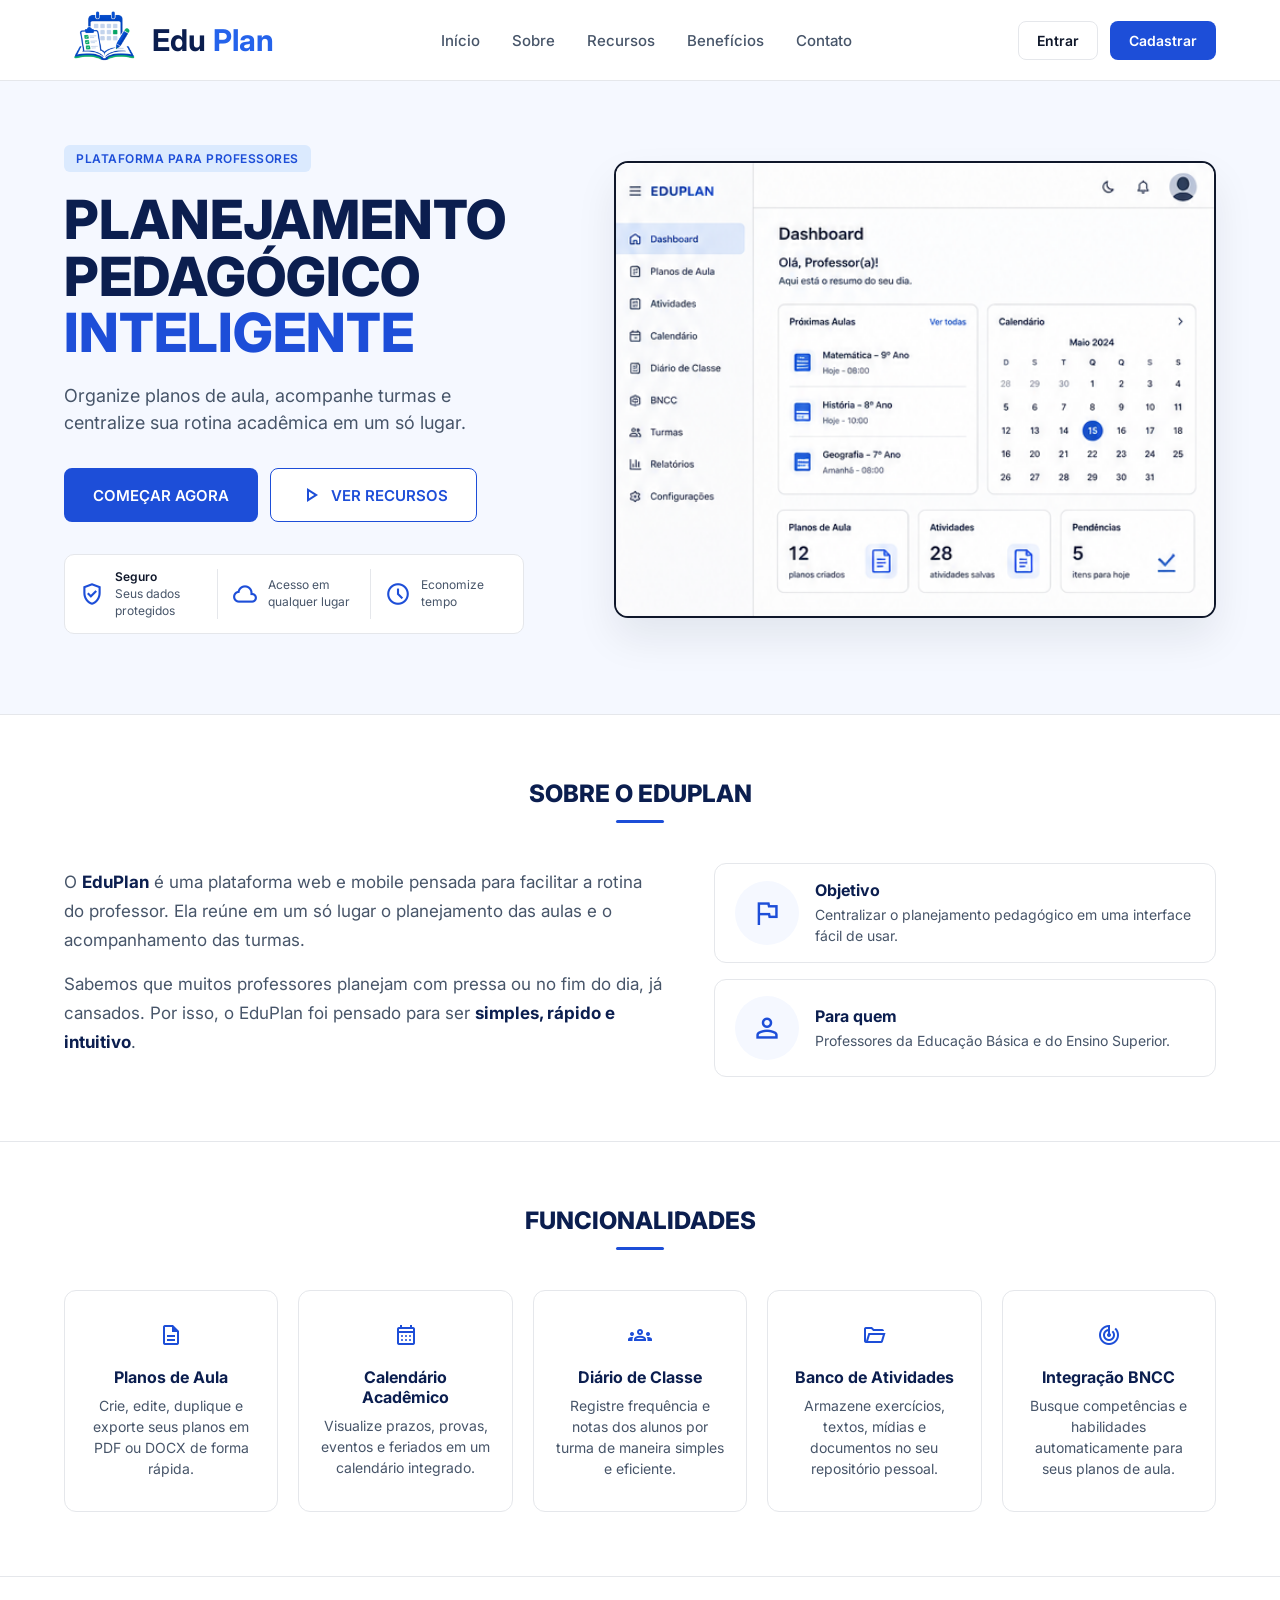
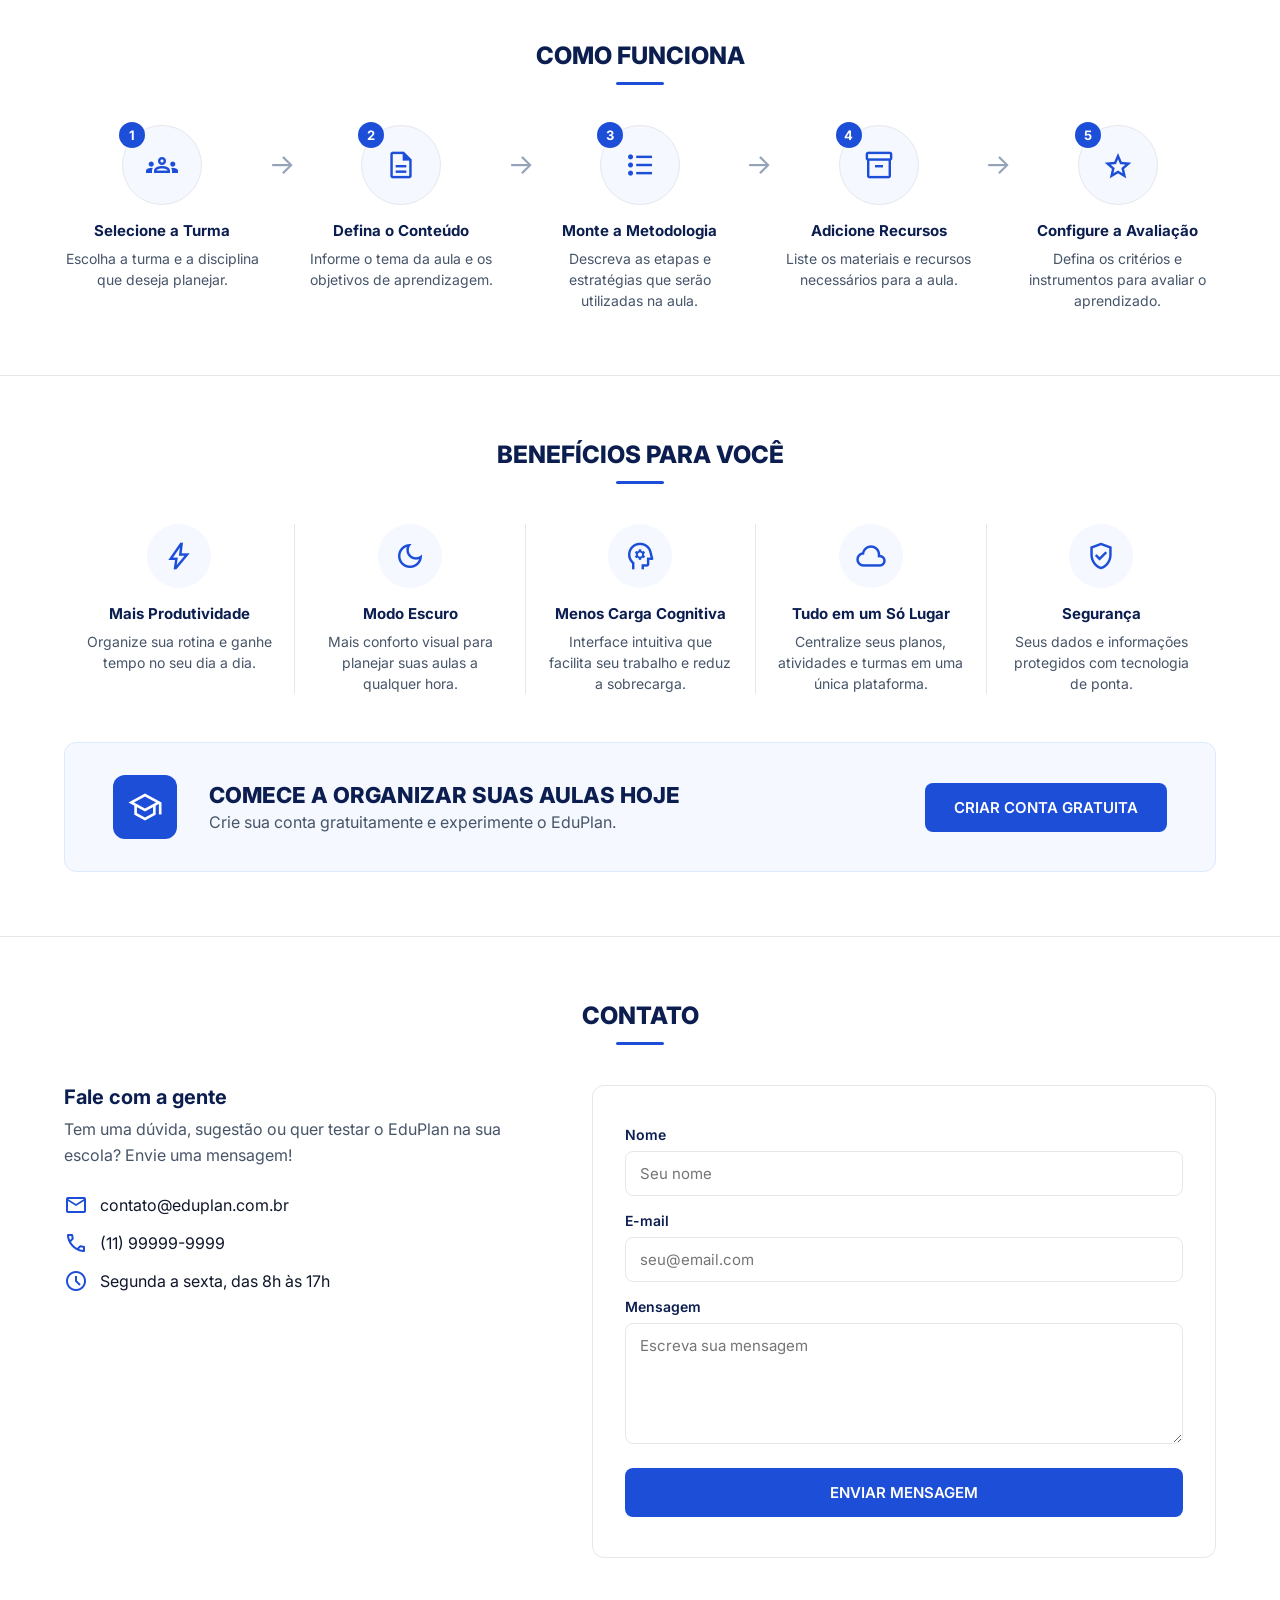
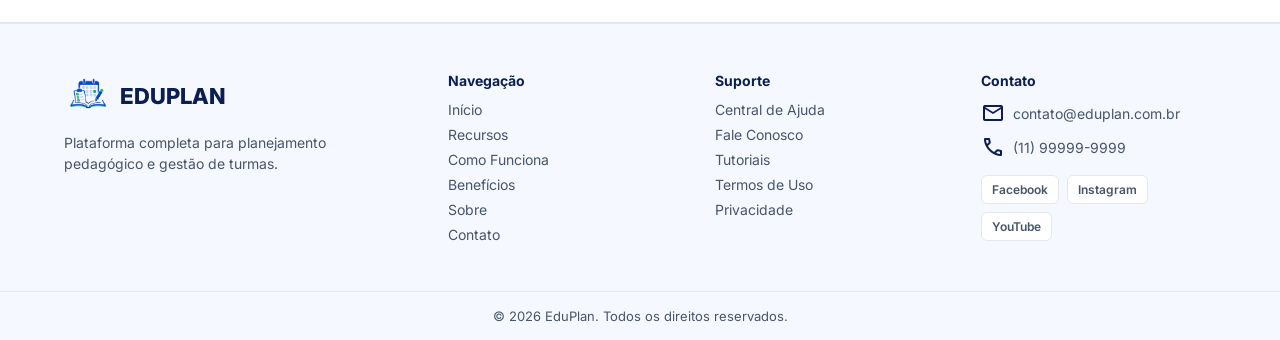
<file: index.html>
<!DOCTYPE html>
<html lang="pt-BR">
<head>
    <meta charset="UTF-8">
    <meta name="viewport" content="width=device-width, initial-scale=1.0">
    <title>Eduplan</title>
    <link rel="stylesheet" href="style.css">
    <!-- Importando a fonte do projeto -->
    <link href="https://fonts.googleapis.com/css2?family=Inter:ital,opsz,wght@0,14..32,100..900;1,14..32,100..900&display=swap" rel="stylesheet">
    <!-- NOVO: biblioteca de ícones do Google (Material Symbols).
         Para usar um ícone, basta escrever o NOME dele dentro de um <span>:
         <span class="material-symbols-outlined">home</span>
         Lista de ícones: fonts.google.com/icons -->
    <link href="https://fonts.googleapis.com/css2?family=Material+Symbols+Outlined" rel="stylesheet">
</head>
<body>
    <!-- ===================== HEADER ===================== -->
    <header class="header">
        <div class="header-inner">
            <a href="#inicio" class="logo">
                <img src="./assets/image.png" alt="Logo do Eduplan">

                <h2 style="color: #0B1E4F;">Edu <span style="color: #2563EB;">Plan</span></h2>
            </a>

            <!-- Cada link aponta para o "id" de uma seção da página.
                 Ex.: href="#sobre" leva até <section id="sobre"> -->
            <!-- Os botões Entrar e Cadastrar levam para outras páginas (login.html e cadastro.html) -->
            <ul class="nav" id="nav">
                <li><a href="#inicio">Início</a></li>
                <li><a href="#sobre">Sobre</a></li>
                <li><a href="#funcionalidades">Recursos</a></li>
                <li><a href="#beneficios">Benefícios</a></li>
                <li><a href="#contato">Contato</a></li>

                <li class="nav-actions">
                    <a href="login.html" class="btn btn-entrar">Entrar</a>
                    <a href="cadastro.html" class="btn btn-cadastrar">Cadastrar</a>
                </li>
            </ul>

            <div class="actions">
                <a href="login.html" class="btn btn-entrar">Entrar</a>
                <a href="cadastro.html" class="btn btn-cadastrar">Cadastrar</a>
            </div>

            <button class="hamburguer" id="btn-menu">☰</button>
        </div>
    </header>

    <!-- ===================== HERO ===================== -->
    <!-- "Hero" é o nome da primeira seção do site, a grande "vitrine".
         <main> marca o conteúdo principal da página (as próximas seções também vão aqui dentro) -->
    <main>
        <section class="hero" id="inicio">
            <!-- Mesmo "envelope" do header: limita a largura e organiza as duas colunas -->
            <div class="hero-inner">

                <!-- ========== COLUNA DA ESQUERDA: textos e botões ========== -->
                <div class="hero-texto">
                    <span class="hero-etiqueta">Plataforma para professores</span>

                    <!-- O texto está escrito normal. Quem deixa em MAIÚSCULAS é o CSS (text-transform).
                         O <span> permite pintar só a palavra "inteligente" de azul -->
                    <h1 class="hero-titulo">
                        Planejamento pedagógico <span>inteligente</span>
                    </h1>

                    <p class="hero-descricao">
                        Organize planos de aula, acompanhe turmas e centralize sua
                        rotina acadêmica em um só lugar.
                    </p>

                    <div class="hero-botoes">
                        <a href="cadastro.html" class="btn btn-primario btn-grande">Começar agora</a>
                        <a href="#funcionalidades" class="btn btn-contorno btn-grande">
                            <span class="material-symbols-outlined">play_arrow</span>
                            Ver recursos
                        </a>
                    </div>

                    <!-- Faixa com as 3 vantagens -->
                    <ul class="hero-vantagens">
                        <li>
                            <span class="material-symbols-outlined">verified_user</span>
                            <p><strong>Seguro</strong> Seus dados protegidos</p>
                        </li>
                        <li>
                            <span class="material-symbols-outlined">cloud</span>
                            <p>Acesso em qualquer lugar</p>
                        </li>
                        <li>
                            <span class="material-symbols-outlined">schedule</span>
                            <p>Economize tempo</p>
                        </li>
                    </ul>
                </div>

                <!-- ========== COLUNA DA DIREITA: imagem do Dashboard ========== -->
                <!-- O "alt" descreve a imagem para quem usa leitor de tela
                     (e aparece no lugar dela se o arquivo não for encontrado) -->
                <img
                    src="./assets/dashboard.png"
                    alt="Tela do Dashboard do EduPlan com próximas aulas, calendário e resumo de planos"
                    class="hero-imagem"
                >

            </div>
        </section>

        <!-- ===================== SOBRE (NOVO) ===================== -->
        <!-- Apresenta o projeto: o que é, para quem é e quem está desenvolvendo -->
        <section class="secao" id="sobre">
            <div class="container">
                <!-- Mesmo título usado nas outras seções (com a linha azul embaixo) -->
                <h2 class="secao-titulo">Sobre o EduPlan</h2>

                <!-- Grid com duas colunas: texto à esquerda, destaques à direita -->
                <div class="sobre-conteudo">

                    <!-- ========== COLUNA DA ESQUERDA: o texto ========== -->
                    <div class="sobre-texto">
                        <p>
                            O <strong>EduPlan</strong> é uma plataforma web e mobile pensada para
                            facilitar a rotina do professor. Ela reúne em um só lugar o
                            planejamento das aulas e o acompanhamento das turmas.
                        </p>
                        <p>
                            Sabemos que muitos professores planejam com pressa ou no fim do dia,
                            já cansados. Por isso, o EduPlan foi pensado para ser
                            <strong>simples, rápido e intuitivo</strong>.
                        </p>
                    </div>

                    <!-- ========== COLUNA DA DIREITA: 3 destaques ========== -->
                    <!-- Uma lista, porque são três itens do mesmo tipo -->
                    <ul class="sobre-destaques">
                        <li>
                            <!-- Reaproveitamos o círculo da seção Benefícios -->
                            <div class="beneficio-circulo"><span class="material-symbols-outlined">flag</span></div>
                            <div>
                                <h3>Objetivo</h3>
                                <p>Centralizar o planejamento pedagógico em uma interface fácil de usar.</p>
                            </div>
                        </li>
                        <li>
                            <div class="beneficio-circulo"><span class="material-symbols-outlined">person</span></div>
                            <div>
                                <h3>Para quem</h3>
                                <p>Professores da Educação Básica e do Ensino Superior.</p>
                            </div>
                        </li>
                    </ul>

                </div>
            </div>
        </section>

        <!-- ===================== FUNCIONALIDADES ===================== -->
        <!-- Cada cartão é um Requisito Funcional (RF) da documentação do projeto -->
        <section class="secao" id="funcionalidades">
            <!-- .container limita a largura, igual ao header-inner e ao hero-inner -->
            <div class="container">
                <h2 class="secao-titulo">Funcionalidades</h2>

                <!-- A grade (Grid) que organiza os 5 cartões -->
                <div class="cards">

                    <!-- <article> = um conteúdo que faz sentido sozinho, como um cartão -->
                    <article class="card">
                        <span class="material-symbols-outlined card-icone">description</span>
                        <h3>Planos de Aula</h3>
                        <p>Crie, edite, duplique e exporte seus planos em PDF ou DOCX de forma rápida.</p>
                    </article>

                    <article class="card">
                        <span class="material-symbols-outlined card-icone">calendar_month</span>
                        <h3>Calendário Acadêmico</h3>
                        <p>Visualize prazos, provas, eventos e feriados em um calendário integrado.</p>
                    </article>

                    <article class="card">
                        <span class="material-symbols-outlined card-icone">groups</span>
                        <h3>Diário de Classe</h3>
                        <p>Registre frequência e notas dos alunos por turma de maneira simples e eficiente.</p>
                    </article>

                    <article class="card">
                        <span class="material-symbols-outlined card-icone">folder_open</span>
                        <h3>Banco de Atividades</h3>
                        <p>Armazene exercícios, textos, mídias e documentos no seu repositório pessoal.</p>
                    </article>

                    <article class="card">
                        <span class="material-symbols-outlined card-icone">track_changes</span>
                        <h3>Integração BNCC</h3>
                        <p>Busque competências e habilidades automaticamente para seus planos de aula.</p>
                    </article>

                </div>
            </div>
        </section>

        <!-- ===================== COMO FUNCIONA (NOVO) ===================== -->
        <!-- As 5 etapas do "Fluxo Principal: Criação de Plano de Aula" da documentação -->
        <section class="secao" id="como-funciona">
            <div class="container">
                <!-- Reaproveitamos a classe do título da seção Funcionalidades -->
                <h2 class="secao-titulo">Como funciona</h2>

                <!-- Flexbox coloca as etapas e as setas lado a lado -->
                <div class="passos">

                    <div class="passo">
                        <!-- O círculo com o ícone. O número fica "pendurado" no canto dele -->
                        <div class="passo-circulo">
                            <span class="passo-numero">1</span>
                            <span class="material-symbols-outlined">groups</span>
                        </div>
                        <h3>Selecione a Turma</h3>
                        <p>Escolha a turma e a disciplina que deseja planejar.</p>
                    </div>

                    <!-- A seta é só enfeite: aria-hidden="true" faz o leitor de tela pular -->
                    <span class="seta" aria-hidden="true">→</span>

                    <div class="passo">
                        <div class="passo-circulo">
                            <span class="passo-numero">2</span>
                            <span class="material-symbols-outlined">description</span>
                        </div>
                        <h3>Defina o Conteúdo</h3>
                        <p>Informe o tema da aula e os objetivos de aprendizagem.</p>
                    </div>

                    <span class="seta" aria-hidden="true">→</span>

                    <div class="passo">
                        <div class="passo-circulo">
                            <span class="passo-numero">3</span>
                            <span class="material-symbols-outlined">format_list_bulleted</span>
                        </div>
                        <h3>Monte a Metodologia</h3>
                        <p>Descreva as etapas e estratégias que serão utilizadas na aula.</p>
                    </div>

                    <span class="seta" aria-hidden="true">→</span>

                    <div class="passo">
                        <div class="passo-circulo">
                            <span class="passo-numero">4</span>
                            <span class="material-symbols-outlined">inventory_2</span>
                        </div>
                        <h3>Adicione Recursos</h3>
                        <p>Liste os materiais e recursos necessários para a aula.</p>
                    </div>

                    <span class="seta" aria-hidden="true">→</span>

                    <div class="passo">
                        <div class="passo-circulo">
                            <span class="passo-numero">5</span>
                            <span class="material-symbols-outlined">star</span>
                        </div>
                        <h3>Configure a Avaliação</h3>
                        <p>Defina os critérios e instrumentos para avaliar o aprendizado.</p>
                    </div>

                </div>
            </div>
        </section>

        <!-- ===================== BENEFÍCIOS (NOVO) ===================== -->
        <section class="secao" id="beneficios">
            <div class="container">
                <h2 class="secao-titulo">Benefícios para você</h2>

                <!-- Uma lista (ul), porque são vários itens do mesmo tipo -->
                <ul class="beneficios">
                    <li>
                        <div class="beneficio-circulo"><span class="material-symbols-outlined">bolt</span></div>
                        <h3>Mais Produtividade</h3>
                        <p>Organize sua rotina e ganhe tempo no seu dia a dia.</p>
                    </li>
                    <li>
                        <div class="beneficio-circulo"><span class="material-symbols-outlined">dark_mode</span></div>
                        <h3>Modo Escuro</h3>
                        <p>Mais conforto visual para planejar suas aulas a qualquer hora.</p>
                    </li>
                    <li>
                        <div class="beneficio-circulo"><span class="material-symbols-outlined">psychology</span></div>
                        <h3>Menos Carga Cognitiva</h3>
                        <p>Interface intuitiva que facilita seu trabalho e reduz a sobrecarga.</p>
                    </li>
                    <li>
                        <div class="beneficio-circulo"><span class="material-symbols-outlined">cloud</span></div>
                        <h3>Tudo em um Só Lugar</h3>
                        <p>Centralize seus planos, atividades e turmas em uma única plataforma.</p>
                    </li>
                    <li>
                        <div class="beneficio-circulo"><span class="material-symbols-outlined">verified_user</span></div>
                        <h3>Segurança</h3>
                        <p>Seus dados e informações protegidos com tecnologia de ponta.</p>
                    </li>
                </ul>

                <!-- ========== CHAMADA FINAL (CTA) ========== -->
                <!-- CTA = "Call to Action" (chamada para ação): convida o visitante a se cadastrar -->
                <div class="cta">
                    <div class="cta-icone"><span class="material-symbols-outlined">school</span></div>

                    <div class="cta-texto">
                        <h2>Comece a organizar suas aulas hoje</h2>
                        <p>Crie sua conta gratuitamente e experimente o EduPlan.</p>
                    </div>

                    <!-- Reaproveitamos as classes de botão do Hero! -->
                    <a href="cadastro.html" class="btn btn-primario btn-grande">Criar conta gratuita</a>
                </div>
            </div>
        </section>

        <!-- ===================== CONTATO (NOVO) ===================== -->
        <section class="secao" id="contato">
            <div class="container">
                <h2 class="secao-titulo">Contato</h2>

                <!-- Grid com duas colunas: informações à esquerda, formulário à direita -->
                <div class="contato-conteudo">

                    <!-- ========== COLUNA DA ESQUERDA: informações ========== -->
                    <div class="contato-info">
                        <h3>Fale com a gente</h3>
                        <p>Tem uma dúvida, sugestão ou quer testar o EduPlan na sua escola? Envie uma mensagem!</p>

                        <ul class="contato-lista">
                            <li>
                                <span class="material-symbols-outlined">mail</span>
                                contato@eduplan.com.br
                            </li>
                            <li>
                                <span class="material-symbols-outlined">call</span>
                                (11) 99999-9999
                            </li>
                            <li>
                                <span class="material-symbols-outlined">schedule</span>
                                Segunda a sexta, das 8h às 17h
                            </li>
                        </ul>
                    </div>

                    <!-- ========== COLUNA DA DIREITA: o formulário ========== -->
                    <!-- <form> agrupa os campos. O id serve para o JavaScript encontrar o formulário -->
                    <form class="contato-form" id="form-contato">

                        <!-- O "for" do <label> precisa ser IGUAL ao "id" do campo.
                             Assim, clicar no texto já coloca o cursor dentro do campo -->
                        <label for="nome">Nome</label>
                        <!-- "required" = campo obrigatório. O navegador não deixa enviar vazio -->
                        <input type="text" id="nome" placeholder="Seu nome" required>

                        <label for="email">E-mail</label>
                        <!-- type="email" faz o navegador conferir se tem @ e formato de e-mail -->
                        <input type="email" id="email" placeholder="seu@email.com" required>

                        <label for="mensagem">Mensagem</label>
                        <!-- <textarea> é um campo de texto com várias linhas -->
                        <textarea id="mensagem" rows="5" placeholder="Escreva sua mensagem" required></textarea>

                        <!-- type="submit" = este botão ENVIA o formulário.
                             Reaproveitamos as classes de botão do Hero -->
                        <button type="submit" class="btn btn-primario btn-grande">Enviar mensagem</button>

                        <!-- Parágrafo vazio: o JavaScript escreve aqui o aviso de "mensagem enviada" -->
                        <p class="form-aviso" id="form-aviso"></p>
                    </form>

                </div>
            </div>
        </section>
    </main>

    <!-- ===================== FOOTER / RODAPÉ (NOVO) ===================== -->
    <!-- <footer> é a tag semântica do rodapé. Ele fica FORA do <main>,
         porque não é o conteúdo principal da página -->
    <footer class="footer">
        <!-- Reaproveitamos o .container para alinhar com o resto da página -->
        <div class="container footer-colunas">

            <!-- Coluna 1: logo e descrição -->
            <div class="footer-sobre">
                <a href="#inicio" class="footer-logo">
                    <img src="./assets/image.png" alt="Logo do Eduplan">
                    <span>EDUPLAN</span>
                </a>
                <p>Plataforma completa para planejamento pedagógico e gestão de turmas.</p>
            </div>

            <!-- Coluna 2: links para as seções desta página.
                 O href="#id" leva até a seção que tem aquele id -->
            <div>
                <h3>Navegação</h3>
                <ul class="footer-links">
                    <li><a href="#inicio">Início</a></li>
                    <li><a href="#funcionalidades">Recursos</a></li>
                    <li><a href="#como-funciona">Como Funciona</a></li>
                    <li><a href="#beneficios">Benefícios</a></li>
                    <li><a href="#sobre">Sobre</a></li>
                    <li><a href="#contato">Contato</a></li>
                </ul>
            </div>

            <!-- Coluna 3: páginas que ainda não existem (por isso href="#") -->
            <div>
                <h3>Suporte</h3>
                <ul class="footer-links">
                    <li><a href="#">Central de Ajuda</a></li>
                    <li><a href="#contato">Fale Conosco</a></li>
                    <li><a href="#">Tutoriais</a></li>
                    <li><a href="#">Termos de Uso</a></li>
                    <li><a href="#">Privacidade</a></li>
                </ul>
            </div>

            <!-- Coluna 4: contato.
                 <address> é a tag semântica para informações de contato -->
            <address class="footer-contato">
                <h3>Contato</h3>

                <!-- "mailto:" abre o programa de e-mail; "tel:" liga no celular -->
                <a href="mailto:contato@eduplan.com.br">
                    <span class="material-symbols-outlined">mail</span>
                    contato@eduplan.com.br
                </a>
                <a href="tel:+5511999999999">
                    <span class="material-symbols-outlined">call</span>
                    (11) 99999-9999
                </a>

                <!-- Redes sociais. Troquem o "#" pelo endereço real quando existir -->
                <div class="footer-redes">
                    <a href="#">Facebook</a>
                    <a href="#">Instagram</a>
                    <a href="#">YouTube</a>
                </div>
            </address>
        </div>

        <!-- Faixa de baixo com o copyright.
             O ano fica vazio: o JavaScript escreve o ano atual dentro do <span id="ano"> -->
        <div class="footer-copyright">
            <p>© <span id="ano"></span> EduPlan. Todos os direitos reservados.</p>
        </div>
    </footer>

    <script src="script.js"></script>
</body>
</html>
</file>
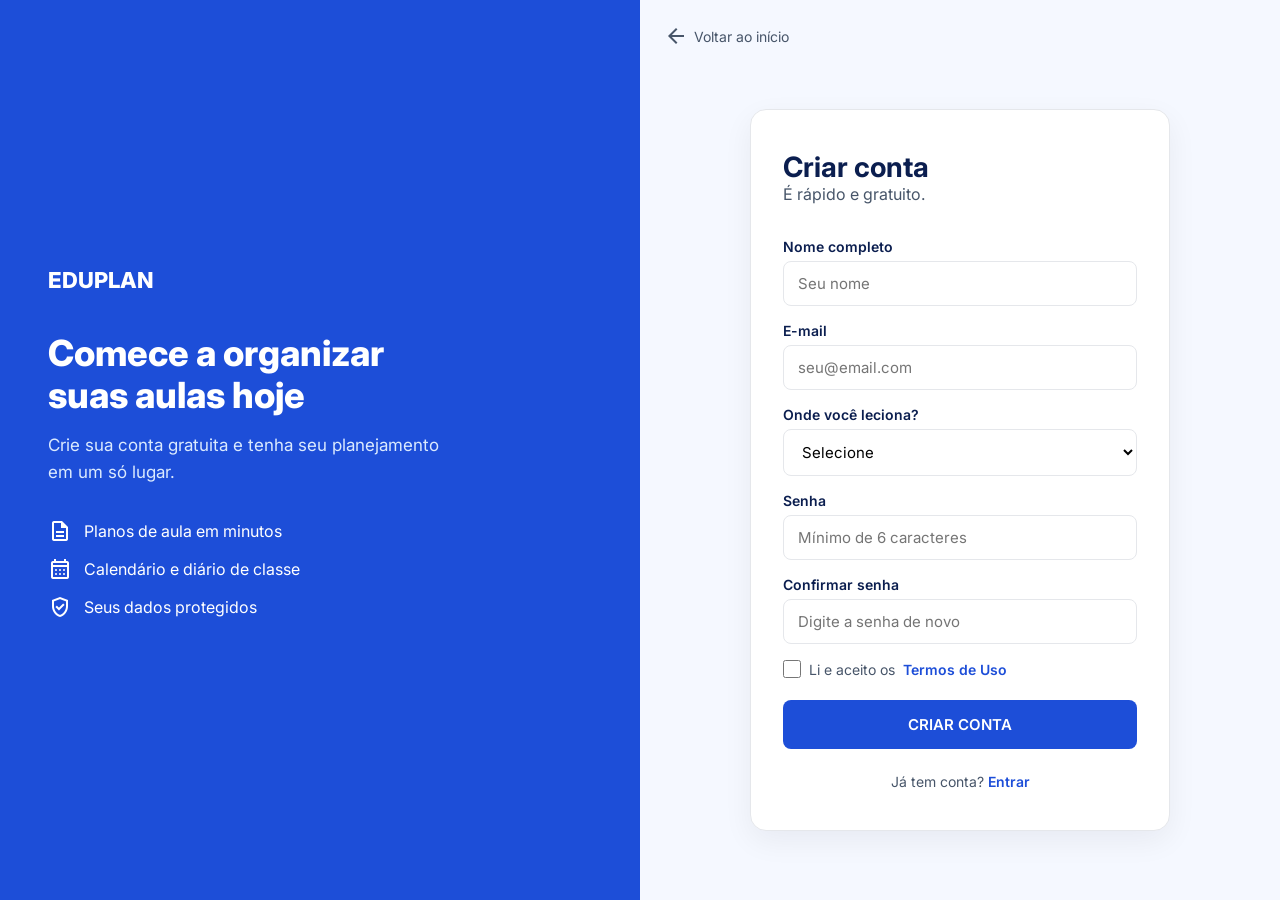
<file: cadastro.html>
<!DOCTYPE html>
<html lang="pt-BR">
<head>
    <meta charset="UTF-8">
    <meta name="viewport" content="width=device-width, initial-scale=1.0">
    <title>Criar conta | EduPlan</title>
    <!-- Usamos o MESMO style.css do site: assim as cores (variáveis) e os botões (.btn) já vêm prontos -->
    <link rel="stylesheet" href="style.css">
    <link href="https://fonts.googleapis.com/css2?family=Inter:ital,opsz,wght@0,14..32,100..900;1,14..32,100..900&display=swap" rel="stylesheet">
    <link href="https://fonts.googleapis.com/css2?family=Material+Symbols+Outlined" rel="stylesheet">
</head>
<!-- A classe no <body> permite estilizar só as páginas de login e cadastro -->
<body class="pagina-acesso">

    <!-- A tela é dividida em duas partes: painel azul (esquerda) e formulário (direita) -->
    <main class="acesso">

        <!-- ========== PAINEL AZUL DA ESQUERDA ========== -->
        <!-- <aside> = conteúdo complementar, que fica "ao lado" do principal.
             No celular este painel some, para sobrar espaço para o formulário -->
        <aside class="acesso-painel">
            <a href="index.html" class="acesso-logo">
                EDUPLAN
            </a>

            <h2>Comece a organizar suas aulas hoje</h2>
            <p>Crie sua conta gratuita e tenha seu planejamento em um só lugar.</p>

            <ul class="acesso-vantagens">
                <li><span class="material-symbols-outlined">description</span> Planos de aula em minutos</li>
                <li><span class="material-symbols-outlined">calendar_month</span> Calendário e diário de classe</li>
                <li><span class="material-symbols-outlined">verified_user</span> Seus dados protegidos</li>
            </ul>
        </aside>

        <!-- ========== ÁREA DO FORMULÁRIO (DIREITA) ========== -->
        <section class="acesso-conteudo">
            <!-- Link para voltar para a página inicial (index.html) -->
            <a href="index.html" class="acesso-voltar">
                <span class="material-symbols-outlined">arrow_back</span>
                Voltar ao início
            </a>

            <div class="acesso-card">
                <h1>Criar conta</h1>
                <p class="acesso-subtitulo">É rápido e gratuito.</p>

                <!-- Por enquanto a tela é ESTÁTICA (só HTML e CSS): o formulário ainda não envia
                     os dados para lugar nenhum. Isso virá depois, com o servidor (backend) -->
                <form class="acesso-form">

                    <label for="nome">Nome completo</label>
                    <input type="text" id="nome" placeholder="Seu nome" required>

                    <label for="email">E-mail</label>
                    <input type="email" id="email" placeholder="seu@email.com" required>

                    <!-- <select> = lista de opções para escolher uma -->
                    <label for="nivel">Onde você leciona?</label>
                    <select id="nivel" required>
                        <!-- value="" (vazio) + required = obriga a escolher uma opção de verdade -->
                        <option value="">Selecione</option>
                        <option value="basica">Educação Básica</option>
                        <option value="superior">Ensino Superior</option>
                        <option value="ambos">Os dois</option>
                    </select>

                    <label for="senha">Senha</label>
                    <input type="password" id="senha" placeholder="Mínimo de 6 caracteres" minlength="6" required>

                    <label for="confirmar-senha">Confirmar senha</label>
                    <input type="password" id="confirmar-senha" placeholder="Digite a senha de novo" minlength="6" required>

                    <label class="checkbox">
                        <!-- required no checkbox = só envia se estiver marcado -->
                        <input type="checkbox" id="termos" required>
                        Li e aceito os <a href="#">Termos de Uso</a>
                    </label>

                    <button type="submit" class="btn btn-primario btn-grande">Criar conta</button>
                </form>

                <p class="acesso-trocar">
                    Já tem conta? <a href="login.html">Entrar</a>
                </p>
            </div>
        </section>
    </main>

</body>
</html>
</file>
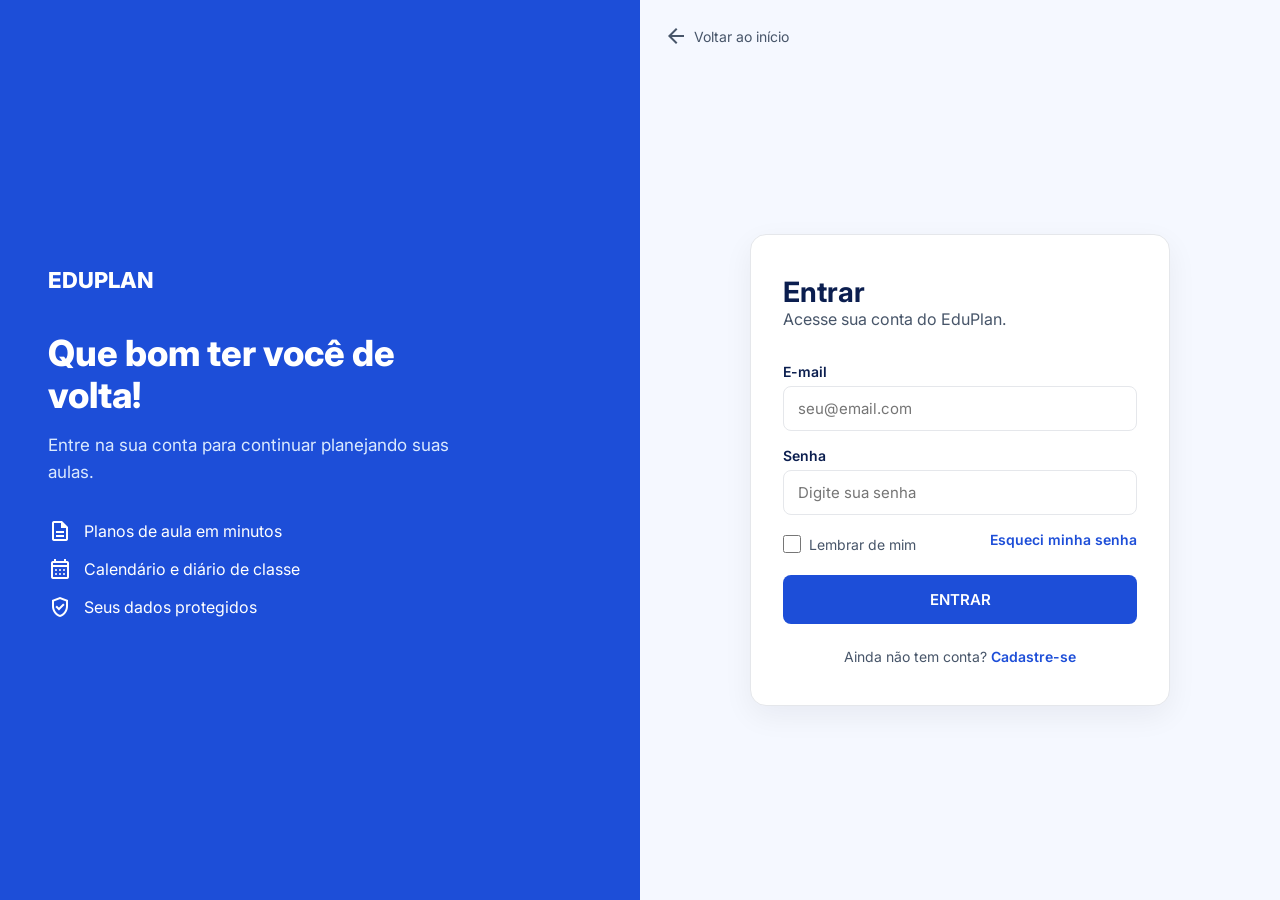
<file: login.html>
<!DOCTYPE html>
<html lang="pt-BR">
<head>
    <meta charset="UTF-8">
    <meta name="viewport" content="width=device-width, initial-scale=1.0">
    <title>Entrar | EduPlan</title>
    <!-- Usamos o MESMO style.css do site: assim as cores (variáveis) e os botões (.btn) já vêm prontos -->
    <link rel="stylesheet" href="style.css">
    <link href="https://fonts.googleapis.com/css2?family=Inter:ital,opsz,wght@0,14..32,100..900;1,14..32,100..900&display=swap" rel="stylesheet">
    <link href="https://fonts.googleapis.com/css2?family=Material+Symbols+Outlined" rel="stylesheet">
</head>
<!-- A classe no <body> permite estilizar só as páginas de login e cadastro -->
<body class="pagina-acesso">

    <!-- A tela é dividida em duas partes: painel azul (esquerda) e formulário (direita) -->
    <main class="acesso">

        <!-- ========== PAINEL AZUL DA ESQUERDA ========== -->
        <!-- <aside> = conteúdo complementar, que fica "ao lado" do principal.
             No celular este painel some, para sobrar espaço para o formulário -->
        <aside class="acesso-painel">
            <a href="index.html" class="acesso-logo">
                EDUPLAN
            </a>

            <h2>Que bom ter você de volta!</h2>
            <p>Entre na sua conta para continuar planejando suas aulas.</p>

            <ul class="acesso-vantagens">
                <li><span class="material-symbols-outlined">description</span> Planos de aula em minutos</li>
                <li><span class="material-symbols-outlined">calendar_month</span> Calendário e diário de classe</li>
                <li><span class="material-symbols-outlined">verified_user</span> Seus dados protegidos</li>
            </ul>
        </aside>

        <!-- ========== ÁREA DO FORMULÁRIO (DIREITA) ========== -->
        <section class="acesso-conteudo">
            <!-- Link para voltar para a página inicial (index.html) -->
            <a href="index.html" class="acesso-voltar">
                <span class="material-symbols-outlined">arrow_back</span>
                Voltar ao início
            </a>

            <div class="acesso-card">
                <h1>Entrar</h1>
                <p class="acesso-subtitulo">Acesse sua conta do EduPlan.</p>

                <!-- Por enquanto a tela é ESTÁTICA (só HTML e CSS): o formulário ainda não envia
                     os dados para lugar nenhum. Isso virá depois, com o servidor (backend) -->
                <form class="acesso-form">

                    <!-- O "for" do label é IGUAL ao "id" do campo -->
                    <label for="email">E-mail</label>
                    <input type="email" id="email" placeholder="seu@email.com" required>

                    <label for="senha">Senha</label>
                    <!-- type="password" esconde o que é digitado (●●●●) -->
                    <input type="password" id="senha" placeholder="Digite sua senha" required>

                    <!-- Linha com "Lembrar de mim" (esquerda) e "Esqueci minha senha" (direita) -->
                    <div class="acesso-opcoes">
                        <!-- O <label> em volta do checkbox: clicar no texto também marca a caixinha -->
                        <label class="checkbox">
                            <input type="checkbox" id="lembrar">
                            Lembrar de mim
                        </label>
                        <a href="#">Esqueci minha senha</a>
                    </div>

                    <!-- Reaproveitamos as classes de botão do site -->
                    <button type="submit" class="btn btn-primario btn-grande">Entrar</button>
                </form>

                <p class="acesso-trocar">
                    Ainda não tem conta? <a href="cadastro.html">Cadastre-se</a>
                </p>
            </div>
        </section>
    </main>

</body>
</html>
</file>
<file: style.css>
/* Variáveis de CSS */
/* 
Aqui a gente guarda as cores do site em um só lugar. 
Vantagem: se quiser trocar uma cor, muda só aqui e ela é atualizada em todos os lugares que a usam.
*/

:root {
    --azul-escuro: #1D4ED8;
    --azul: #2563EB;
    --verde: #16A34A;
    --verde-escuro: #15803D;
    --texto-principal: #0F172A;
    --texto-secundario: #475569;
    --cor-borda: #E5E7EB;
    --cor-fundo: #FFFFFF;

    /* NOVAS (usadas no Hero) */
    --azul-marinho: #0B1E4F;   /* cor do título grande */
    --azul-hover: #1E40AF;     /* azul do botão quando o mouse passa por cima */
    --azul-claro: #DBEAFE;     /* fundo da etiqueta e do botão de contorno no hover */
    --fundo-suave: #F5F8FF;    /* fundo levemente azulado do Hero */
}

/* O "*" seleciona TODOS os elementos da página */
* {
    box-sizing: border-box; /* Faz o padding e a borda ficarem dentro do tamanho do que a gente define pro elemento, e não somados a ele */

    /* Reseta o espaçamento padrão do navegador */
    margin: 0; 
    padding: 0;
}

body {
    font-family: "Inter", sans-serif; /* Tipo de fonte do projeto */
    color: var(--texto-principal); /* Cor da fonte */
}

.header {
    position: sticky; /* Faz o cabeçalho "grudar no topo da tela"*/
    top: 0; /* Coladinho no topo */
    z-index: 100; /* ordem de empilhamento (camadas) */
    background-color: var(--cor-fundo); /* Cor de fundo */
    border-bottom: 1px solid var(--cor-borda); /* Borda inferior */
}

.header-inner {
    max-width: 1200px; /* O conteúdo não ultrapassa 1200px de largura */
    margin: 0 auto; /* margem 0 em cima/baixo e "auto" nas laterais */
    padding: 0 24px; /* espaço interno: 0 em cima/baixo e 24px nas laterais */

    /* Aplicação do Flexbox */

    display: flex; /* Transforma essa div em um "container flexivel". Isso é o que permite colocar logo, menu e botões um do lado do outro */

    align-items: center; /* Alinha os itens no CENTRO verticalmente dentro do header */

    justify-content: space-between; /* Distribui os itens: o primeiro cola na esquerda, o último cola na direita, e sobra espaço entre eles */

    gap: 24px; /* Espaço mínimo entre os itens (logo, menu e botões) */
}

/* Logo */

.logo {
    display: flex;
    align-items: center;
    gap: 8px;
    font-size: 20px; /* Tamanho da fonte*/
    font-weight: 800;
    color: var(--texto-principal);
    text-decoration: none; /* Essa linha remove o sublinhado que o navegador coloca em links por padrão */
}

.logo img {
    width: 80px; /* Define a largura da imagem da logo. */
}

/* Menu de navegação */

.nav {
    display: flex;
    align-items: center;
    gap: 32px;
    list-style: none; /* O menu é uma lista (ul), e por padrão listas mostram bolinhas antes de cada item. Essa propriedade remove as bolinhas */

    /* Zera espaçamentos padrão que o navegador aplica em listas */
    margin: 0;
    padding: 0;
}

.nav a {
    text-decoration: none;
    color: var(--texto-secundario);
    font-size: 15px;
    font-weight: 500;
    padding: 6px 0; /* Um respiro em cima e embaixo do texto do link, facilitando o clique */
    transition: color .2s ease; /* Diz ao navegador: quando a cor mudar (por exemplo no hover), faça essa mudança suave, em 0,2 segundos, em vez de trocar a cor de forma brusca */
    white-space: nowrap; /* Impede que o texto do link quebre em duas linhas caso o espaço fique apertado */
}

/* :hover é aplicado quando o mouse passa por cima do link */
.nav a:hover {
    color: var(--texto-principal);
}

/* Botões (Entrar / Cadastrar ) */

.actions {
    display: flex;
    align-items: center;
    gap: 12px;
}

/* Estilo BASE, compartilhado pelos dois botões */ 

.btn {
    font-family: inherit;
    font-size: 14px;
    font-weight: 600;
    border-radius: 8px; /* Arredonda os cantos do botão */
    padding: 10px 18px;
    cursor: pointer;
    border: 1px solid transparent;
    text-decoration: none;

    /* Centralizam o texto dentro do botão, tanto na horizontal quanto na vertical */
    display: inline-flex;
    align-items: center;
    justify-content: center;
}

.btn-entrar {
    background-color: var(--cor-fundo);
    color: var(--texto-principal);
    border-color: var(--cor-borda);
}

.btn-entrar:hover {
    border-color: var(--texto-principal);
}

.btn-cadastrar {
    background-color: var(--azul-escuro);
    color: #FFF;
}

.btn-cadastrar:hover {
    background-color: var(--azul-hover);
}

/* Menu Hamburguer */

.hamburguer {
    display: none; /* Ocultando botão do menu */
    font-size: 24px;
    background: none;
    border: none;
    cursor: pointer;
}

/* Some no desktop, só existe no mobile */
.nav-actions {
    display: none;
}

@media (max-width: 768px) {
    .hamburguer {
        display: block;
    }

    .actions {
        display: none;
        /* Os botões originais do header somem no
        mobile, porque agora eles moram dentro do
        menu */
    }

    .nav {
        display: none;
        flex-direction: column;
        width: 100%;

        position: absolute;
        top: 100%;
        left: 0;
        right: 0;
        background: var(--cor-fundo);
        border-bottom: 1px solid var(--cor-borda);
        padding: 16px 24px;
        gap: 16px;
    }

    /* Classe que o JavaScript vai adicionar/remover para mostrar o menu */
    .nav.ativo {
        display: flex;
    }

    .nav-actions {
        display: flex;
        gap: 12px;
        margin-top: 8px;
        border-top: 1px solid var(--cor-borda);
        padding-top: 16px;
        width: 100%;
    }

    .nav-actions .btn {
        flex: 1;
        /* Os dois botões dividem a largura igualmente */
    }
}


/* =====================================================================
   HERO (NOVO) — tudo daqui para baixo é da seção Hero
   ===================================================================== */

/* Ícones do Google: deixamos o tamanho padrão menor e alinhado ao texto */
.material-symbols-outlined {
    font-size: 20px;
    line-height: 1; 
    /* Segurança: enquanto a fonte de ícones carrega, o navegador mostraria o NOME
       do ícone (ex.: "verified_user"). Estas linhas limitam o espaço a um quadradinho,
       para o texto não "vazar" e bagunçar o layout */
    display: inline-block;
    width: 1em;
    overflow: hidden;
    white-space: nowrap;
    flex-shrink: 0; /* O ícone nunca encolhe dentro de um flex */
}

.hero {
    background-color: var(--fundo-suave);
    padding: 64px 0 80px; /* 64px em cima, 0 nas laterais, 80px embaixo */
    border-bottom: 1px solid var(--cor-borda);
}

/* Agora usamos o GRID, "irmão" do Flexbox.
   Flexbox organiza em UMA direção; Grid organiza em colunas E linhas.
   Aqui: 2 colunas, a da direita (imagem) um pouco maior que a da esquerda */
.hero-inner {
    max-width: 1200px;
    margin: 0 auto;
    padding: 0 24px;

    display: grid;
    /* "fr" = fração do espaço disponível.
       minmax(0, ...) impede que um conteúdo largo "estique" a coluna além da tela */
    grid-template-columns: minmax(0, 1fr) minmax(0, 1.2fr);
    align-items: center;
    gap: 48px;
}

/* ---------- Coluna da esquerda ---------- */

/* Etiqueta azul clarinha acima do título */
.hero-etiqueta {
    display: inline-block; /* <span> sozinho não aceita padding direito; inline-block resolve */
    background-color: var(--azul-claro);
    color: var(--azul-escuro);
    font-size: 12px;
    font-weight: 600;
    text-transform: uppercase; /* Deixa o texto em MAIÚSCULAS */
    letter-spacing: 0.5px; /* Um pouco de espaço entre as letras */
    padding: 6px 12px;
    border-radius: 6px;
    margin-bottom: 20px;
}

.hero-titulo {
    color: var(--azul-marinho);
    font-size: 54px;
    font-weight: 800;
    line-height: 1.05; /* Linhas bem próximas, como no esboço */
    text-transform: uppercase;
    margin-bottom: 20px;
}

/* Só a palavra dentro do <span> fica azul.
   "display: block" faz ela começar em uma linha nova */
.hero-titulo span {
    color: var(--azul-escuro);
    display: block;
}

.hero-descricao {
    font-size: 18px;
    line-height: 1.5;
    color: var(--texto-secundario);
    max-width: 440px; /* Impede que a linha fique comprida demais */
    margin-bottom: 32px;
}

.hero-botoes {
    display: flex;
    gap: 12px;
    flex-wrap: wrap; /* Se não couber, o segundo botão desce para a linha de baixo */
    margin-bottom: 32px;
}

/* Versão maior do botão */
.btn-grande {
    font-size: 15px;
    padding: 14px 28px;
    text-transform: uppercase;
    gap: 8px; /* Espaço entre o ícone ▶ e o texto */
}

/* Botão azul cheio */
.btn-primario {
    background-color: var(--azul-escuro);
    color: #FFF;
}

.btn-primario:hover {
    background-color: var(--azul-hover);
}

/* Botão só com a borda azul */
.btn-contorno {
    background-color: var(--cor-fundo);
    color: var(--azul-escuro);
    border: 1.5px solid var(--azul-escuro);
}

.btn-contorno:hover {
    background-color: var(--azul-claro);
}

/* Faixa com as 3 vantagens */
.hero-vantagens {
    list-style: none;
    display: flex;
    background-color: var(--cor-fundo);
    border: 1px solid var(--cor-borda);
    border-radius: 10px;
    padding: 14px 0;
    max-width: 460px;
}

.hero-vantagens li {
    flex: 1; /* Os 3 itens dividem a largura igualmente */
    display: flex;
    align-items: center;
    gap: 10px;
    padding: 0 14px;
    font-size: 12px;
    line-height: 1.4;
    color: var(--texto-secundario);
}

/* Linha divisória entre os itens.
   "li + li" = todo <li> que vem DEPOIS de outro <li> (ou seja, o 2º e o 3º) */
.hero-vantagens li + li {
    border-left: 1px solid var(--cor-borda);
}

.hero-vantagens .material-symbols-outlined {
    color: var(--azul-escuro);
    font-size: 26px;
}

.hero-vantagens strong {
    display: block;
    color: var(--texto-principal);
    font-weight: 600;
}

/* ---------- Coluna da direita: imagem do Dashboard ---------- */

.hero-imagem {
    width: 100%;  /* A imagem ocupa toda a largura da coluna... */
    height: auto; /* ...e a altura acompanha, sem deformar */
    display: block;
    background-color: var(--cor-fundo);
    border: 2px solid var(--texto-principal);
    border-radius: 14px; /* Cantos arredondados */
    /* Sombra: deslocamento X, deslocamento Y, desfoque e cor (com transparência) */
    box-shadow: 0 20px 40px rgba(15, 23, 42, 0.08);
}

/* ---------- Hero no tablet e celular ---------- */

/* Telas até 1024px: a imagem desce para baixo do texto */
@media (max-width: 1024px) {
    .hero-inner {
        grid-template-columns: minmax(0, 1fr); /* 1 coluna só: a imagem desce para baixo do texto */
    }
}

/* Telas até 768px (celular) */
@media (max-width: 768px) {
    .hero {
        padding: 40px 0 56px;
    }

    .hero-titulo {
        font-size: 36px;
    }

    .hero-descricao {
        font-size: 16px;
    }

    /* Botões um embaixo do outro, ocupando a largura toda */
    .hero-botoes {
        flex-direction: column;
    }

    /* Vantagens também empilhadas, com linha divisória em cima em vez de do lado */
    .hero-vantagens {
        flex-direction: column;
        gap: 12px;
        max-width: none;
    }

    .hero-vantagens li + li {
        border-left: none;
        border-top: 1px solid var(--cor-borda);
        padding-top: 12px;
    }
}

/* =====================================================================
   FUNCIONALIDADES (NOVO)
   ===================================================================== */

/* Faz a página "deslizar" suavemente ao clicar em um link como href="#funcionalidades" */
html {
    scroll-behavior: smooth;
}

/* Como o header fica grudado no topo (sticky), ele cobriria o começo da seção.
   scroll-margin-top deixa uma folga do tamanho do header ao rolar até ela */
section {
    scroll-margin-top: 90px;
}

/* .container: limita a largura e centraliza, igual ao .header-inner.
   Vamos reaproveitar essa classe em TODAS as próximas seções */
.container {
    max-width: 1200px;
    margin: 0 auto;
    padding: 0 24px;
}

/* .secao: o espaçamento de cima e de baixo, também reaproveitado nas próximas seções */
.secao {
    padding: 64px 0;
    border-bottom: 1px solid var(--cor-borda);
}

/* Título das seções (FUNCIONALIDADES, COMO FUNCIONA...) */
.secao-titulo {
    color: var(--azul-marinho);
    font-size: 24px;
    font-weight: 800;
    text-transform: uppercase;
    text-align: center; /* Centraliza o texto */
    margin-bottom: 40px;
}

/* A linha azul embaixo do título.
   ::after cria um "elemento extra" logo depois do conteúdo do título,
   sem precisar escrever nada no HTML */
.secao-titulo::after {
    content: "";          /* Obrigatório no ::after, mesmo vazio */
    display: block;       /* Faz a linha ficar embaixo do texto */
    width: 48px;
    height: 3px;
    background-color: var(--azul-escuro);
    margin: 12px auto 0;  /* 12px em cima; "auto" nas laterais centraliza a linha */
    border-radius: 2px;
}

/* A grade de cartões: 5 colunas do mesmo tamanho */
.cards {
    display: grid;
    grid-template-columns: repeat(5, 1fr); /* repeat(5, 1fr) = "1fr 1fr 1fr 1fr 1fr" */
    gap: 20px;
}

.card {
    background-color: var(--cor-fundo);
    border: 1px solid var(--cor-borda);
    border-radius: 12px;
    padding: 32px 20px;
    text-align: center;
    transition: transform .2s ease, box-shadow .2s ease; /* Animação suave no hover */
}

/* Ao passar o mouse, o cartão "sobe" um pouquinho e ganha sombra */
.card:hover {
    transform: translateY(-4px); /* Move 4px para cima */
    box-shadow: 0 10px 24px rgba(15, 23, 42, 0.08);
}

/* Ícone grande e azul no topo do cartão */
.card-icone {
    font-size: 48px;
    color: var(--azul-escuro);
    margin-bottom: 16px;
}

.card h3 {
    font-size: 16px;
    color: var(--azul-marinho);
    margin-bottom: 8px;
}

.card p {
    font-size: 14px;
    line-height: 1.5;
    color: var(--texto-secundario);
}

/* ---------- Funcionalidades no tablet e celular ---------- */

/* Tablet: 2 cartões por linha */
@media (max-width: 1024px) {
    .cards {
        grid-template-columns: repeat(2, 1fr);
    }
}

/* Celular: 1 cartão por linha */
@media (max-width: 768px) {
    .secao {
        padding: 48px 0;
    }

    .secao-titulo {
        font-size: 20px;
    }

    .cards {
        grid-template-columns: 1fr;
    }
}


/* =====================================================================
   COMO FUNCIONA (NOVO)
   ===================================================================== */

/* Flexbox: etapas e setas lado a lado, numa linha só */
.passos {
    display: flex;
    align-items: flex-start; /* Alinha tudo pelo topo */
    justify-content: space-between;
    gap: 8px;
}

/* Cada etapa ocupa a mesma largura (flex: 1) e tem o texto centralizado */
.passo {
    flex: 1;
    text-align: center;
}

/* O círculo claro com o ícone dentro */
.passo-circulo {
    width: 80px;
    height: 80px;
    border-radius: 50%;            /* 50% = círculo perfeito */
    background-color: var(--fundo-suave);
    border: 1px solid var(--cor-borda);
    color: var(--azul-escuro);
    margin: 0 auto 16px;           /* "auto" nas laterais centraliza o círculo */

    /* Flexbox de novo, agora para centralizar o ícone dentro do círculo */
    display: flex;
    align-items: center;
    justify-content: center;

    /* "relative" vira o ponto de referência para o número (logo abaixo) */
    position: relative;
}

.passo-circulo .material-symbols-outlined {
    font-size: 32px;
}

/* O número azul no canto de cima, à esquerda, do círculo.
   "absolute" tira o elemento do fluxo normal e posiciona pelo
   elemento "relative" mais próximo (o .passo-circulo) */
.passo-numero {
    position: absolute;
    top: -4px;
    left: -4px;
    width: 26px;
    height: 26px;
    border-radius: 50%;
    background-color: var(--azul-escuro);
    color: #FFF;
    font-size: 13px;
    font-weight: 700;

    display: flex;
    align-items: center;
    justify-content: center;
}

.passo h3 {
    font-size: 15px;
    color: var(--azul-marinho);
    margin-bottom: 8px;
}

.passo p {
    font-size: 14px;
    line-height: 1.5;
    color: var(--texto-secundario);
    max-width: 200px;
    margin: 0 auto;
}

/* A seta entre as etapas, na altura do meio do círculo */
.seta {
    font-size: 28px;
    color: #94A3B8;
    margin-top: 22px;
}

/* =====================================================================
   BENEFÍCIOS (NOVO)
   ===================================================================== */

/* Grid com 5 colunas, igual aos cartões de Funcionalidades */
.beneficios {
    list-style: none; /* Tira as bolinhas da lista */
    display: grid;
    grid-template-columns: repeat(5, 1fr);
    margin-bottom: 48px;
}

.beneficios li {
    text-align: center;
    padding: 0 20px;
}

/* Linha divisória entre os itens: o mesmo truque "li + li" do Hero */
.beneficios li + li {
    border-left: 1px solid var(--cor-borda);
}

/* Círculo azul bem clarinho em volta do ícone (mesma ideia do .passo-circulo) */
.beneficio-circulo {
    width: 64px;
    height: 64px;
    border-radius: 50%;
    background-color: var(--fundo-suave);
    color: var(--azul-escuro);
    margin: 0 auto 16px;

    display: flex;
    align-items: center;
    justify-content: center;
}

.beneficio-circulo .material-symbols-outlined {
    font-size: 32px;
}

.beneficios h3 {
    font-size: 15px;
    color: var(--azul-marinho);
    margin-bottom: 8px;
}

.beneficios p {
    font-size: 14px;
    line-height: 1.5;
    color: var(--texto-secundario);
}

/* =====================================================================
   CHAMADA FINAL - CTA (NOVO)
   ===================================================================== */

/* Caixa azul clarinha com ícone, texto e botão lado a lado (Flexbox) */
.cta {
    display: flex;
    align-items: center;
    gap: 32px;
    background-color: var(--fundo-suave);
    border: 1px solid var(--azul-claro);
    border-radius: 12px;
    padding: 32px 48px;
}

/* Quadrado azul com o ícone de capelo */
.cta-icone {
    width: 64px;
    height: 64px;
    border-radius: 12px;
    background-color: var(--azul-escuro);
    color: #FFF;
    flex-shrink: 0; /* O quadrado nunca encolhe */

    display: flex;
    align-items: center;
    justify-content: center;
}

.cta-icone .material-symbols-outlined {
    font-size: 36px;
}

/* O texto ocupa todo o espaço do meio, empurrando o botão para a direita */
.cta-texto {
    flex: 1;
}

.cta-texto h2 {
    font-size: 22px;
    font-weight: 800;
    color: var(--azul-marinho);
    text-transform: uppercase;
    margin-bottom: 4px;
}

.cta-texto p {
    color: var(--texto-secundario);
}

/* ---------- Como Funciona, Benefícios e CTA no tablet e celular ---------- */

/* Tablet: as etapas e os benefícios ficam um embaixo do outro */
@media (max-width: 1024px) {
    .passos {
        flex-direction: column; /* Coluna em vez de linha */
        align-items: center;
        gap: 32px;
    }

    /* Em coluna, as setas para o lado não fazem sentido: escondemos */
    .seta {
        display: none;
    }

    .beneficios {
        grid-template-columns: repeat(2, 1fr);
        gap: 32px 0; /* 32px entre as linhas, 0 entre as colunas */
    }

    /* Sem divisória lateral quando os itens quebram de linha */
    .beneficios li + li {
        border-left: none;
    }
}

/* Celular */
@media (max-width: 768px) {
    .beneficios {
        grid-template-columns: 1fr;
    }

    /* CTA em coluna e centralizado */
    .cta {
        flex-direction: column;
        text-align: center;
        padding: 32px 24px;
        gap: 20px;
    }

    .cta-texto h2 {
        font-size: 18px;
    }

    .cta .btn {
        width: 100%; /* Botão ocupa toda a largura */
    }
}


/* =====================================================================
   FOOTER / RODAPÉ (NOVO)
   ===================================================================== */

.footer {
    background-color: var(--fundo-suave);
    border-top: 1px solid var(--cor-borda);
    font-size: 14px;
    color: var(--texto-secundario);
}

/* Grid com 4 colunas. A primeira (logo) é um pouco mais larga */
.footer-colunas {
    display: grid;
    grid-template-columns: 1.5fr 1fr 1fr 1fr;
    gap: 32px;
    padding-top: 48px;
    padding-bottom: 40px;
}

/* Logo do rodapé: imagem e nome lado a lado */
.footer-logo {
    display: flex;
    align-items: center;
    gap: 8px;
    text-decoration: none;
    font-size: 22px;
    font-weight: 800;
    margin-bottom: 12px;
}

.footer-logo img {
    width: 48px;
}

/* A cor vai no <span>, porque a regra ".footer a" (mais abaixo) é mais
   específica que ".footer-logo" e deixaria o nome cinza */
.footer-logo span {
    color: var(--azul-marinho);
}

.footer-sobre p {
    max-width: 280px;
    line-height: 1.5;
}

/* Títulos das colunas (Navegação, Suporte, Contato) */
.footer h3 {
    font-size: 14px;
    color: var(--azul-marinho);
    margin-bottom: 12px;
}

/* Listas de links: sem bolinhas e um embaixo do outro */
.footer-links {
    list-style: none;
}

.footer-links li {
    margin-bottom: 8px;
}

/* Todos os links do rodapé: sem sublinhado e na cor do texto */
.footer a {
    color: var(--texto-secundario);
    text-decoration: none;
    transition: color .2s ease;
}

.footer a:hover {
    color: var(--azul-escuro);
}

/* <address> deixa o texto em itálico por padrão; aqui voltamos ao normal */
.footer-contato {
    font-style: normal;
}

/* E-mail e telefone: ícone e texto lado a lado */
.footer-contato > a {
    display: flex;
    align-items: center;
    gap: 8px;
    margin-bottom: 10px;
}

.footer-contato .material-symbols-outlined {
    color: var(--azul-marinho);
}

/* Redes sociais: pequenos botões com borda */
.footer-redes {
    display: flex;
    flex-wrap: wrap;
    gap: 8px;
    margin-top: 16px;
}

.footer-redes a {
    font-size: 12px;
    font-weight: 600;
    border: 1px solid var(--cor-borda);
    border-radius: 6px;
    padding: 6px 10px;
    background-color: var(--cor-fundo);
}

/* Faixa do copyright, com uma linha em cima */
.footer-copyright {
    border-top: 1px solid var(--cor-borda);
    text-align: center;
    font-size: 13px;
    padding: 16px 24px;
}

/* ---------- Rodapé no tablet e celular ---------- */

/* Tablet: 2 colunas */
@media (max-width: 1024px) {
    .footer-colunas {
        grid-template-columns: repeat(2, 1fr);
    }
}

/* Celular: 1 coluna */
@media (max-width: 768px) {
    .footer-colunas {
        grid-template-columns: 1fr;
        gap: 28px;
    }
}

/* =====================================================================
   SOBRE (NOVO)
   ===================================================================== */

/* Grid com 2 colunas: o texto (esquerda) é um pouco maior que os destaques */
.sobre-conteudo {
    display: grid;
    grid-template-columns: 1.2fr 1fr;
    gap: 48px;
    align-items: center; /* Centraliza as duas colunas na vertical */
}

.sobre-texto p {
    font-size: 17px;
    line-height: 1.7;
    color: var(--texto-secundario);
    margin-bottom: 16px; /* Espaço entre um parágrafo e outro */
}

/* <strong> = texto em negrito. Aqui também deixamos na cor do título */
.sobre-texto strong {
    color: var(--azul-marinho);
}

/* Lista dos 3 destaques: sem bolinhas e um embaixo do outro */
.sobre-destaques {
    list-style: none;
    display: flex;
    flex-direction: column;
    gap: 16px;
}

/* Cada destaque é um cartão com o círculo do ícone ao lado do texto */
.sobre-destaques li {
    display: flex;          /* Ícone e texto lado a lado */
    align-items: center;
    gap: 16px;
    background-color: var(--cor-fundo);
    border: 1px solid var(--cor-borda);
    border-radius: 12px;
    padding: 16px 20px;
}

/* O .beneficio-circulo tem "margin: 0 auto 16px" (para ficar centralizado lá em Benefícios).
   Aqui ele fica ao lado do texto, então zeramos a margem e impedimos que encolha */
.sobre-destaques .beneficio-circulo {
    margin: 0;
    flex-shrink: 0;
}

.sobre-destaques h3 {
    font-size: 16px;
    color: var(--azul-marinho);
    margin-bottom: 4px;
}

.sobre-destaques p {
    font-size: 14px;
    line-height: 1.5;
    color: var(--texto-secundario);
}

/* =====================================================================
   CONTATO (NOVO)
   ===================================================================== */

/* Grid com 2 colunas: informações (esquerda) e formulário (direita, maior) */
.contato-conteudo {
    display: grid;
    grid-template-columns: 1fr 1.3fr;
    gap: 48px;
    align-items: start; /* As duas colunas começam no topo */
}

.contato-info h3 {
    font-size: 20px;
    color: var(--azul-marinho);
    margin-bottom: 8px;
}

.contato-info p {
    line-height: 1.6;
    color: var(--texto-secundario);
    margin-bottom: 24px;
}

/* Lista de contatos: ícone + texto lado a lado */
.contato-lista {
    list-style: none;
}

.contato-lista li {
    display: flex;
    align-items: center;
    gap: 12px;
    margin-bottom: 14px;
    color: var(--texto-principal);
}

.contato-lista .material-symbols-outlined {
    color: var(--azul-escuro);
    font-size: 24px;
}

/* O formulário é um cartão branco com os campos um embaixo do outro */
.contato-form {
    display: flex;
    flex-direction: column; /* Um campo embaixo do outro */
    gap: 8px;
    background-color: var(--cor-fundo);
    border: 1px solid var(--cor-borda);
    border-radius: 12px;
    padding: 32px;
}

.contato-form label {
    font-size: 14px;
    font-weight: 600;
    color: var(--azul-marinho);
    margin-top: 8px;
}

/* A vírgula aplica a MESMA regra para os dois seletores: input e textarea */
.contato-form input,
.contato-form textarea {
    font-family: inherit;   /* Usa a mesma fonte do site (o navegador usaria outra) */
    font-size: 15px;
    padding: 12px 14px;
    border: 1px solid var(--cor-borda);
    border-radius: 8px;
    resize: vertical;       /* O textarea só pode ser esticado para baixo */
}

/* :focus = quando o campo está selecionado (com o cursor dentro) */
.contato-form input:focus,
.contato-form textarea:focus {
    outline: 2px solid var(--azul-escuro);
    border-color: transparent;
}

.contato-form button {
    margin-top: 16px;
}

/* Aviso que aparece depois de enviar (o texto vem do JavaScript) */
.form-aviso {
    color: var(--verde-escuro);
    font-weight: 600;
    text-align: center;
}

/* ---------- Sobre e Contato no tablet e celular ---------- */

/* Tablet: as duas colunas viram uma só (uma embaixo da outra) */
@media (max-width: 1024px) {
    .sobre-conteudo,
    .contato-conteudo {
        grid-template-columns: 1fr;
        gap: 32px;
    }
}

/* Celular: menos espaço interno no formulário */
@media (max-width: 768px) {
    .contato-form {
        padding: 24px 20px;
    }
}


/* =====================================================================
   LOGIN E CADASTRO (NOVO) — usado em login.html e cadastro.html
   ===================================================================== */

/* A tela é dividida em 2 colunas iguais e ocupa, no mínimo, a altura toda da janela.
   100vh = 100% da altura da tela ("vh" = viewport height) */
.acesso {
    display: grid;
    grid-template-columns: 1fr 1fr;
    min-height: 100vh;
}

/* ---------- Painel azul da esquerda ---------- */

.acesso-painel {
    background-color: var(--azul-escuro);
    color: #FFF;
    padding: 48px;

    /* Flexbox em coluna: logo, título, texto e lista um embaixo do outro,
       centralizados na vertical */
    display: flex;
    flex-direction: column;
    justify-content: center;
    gap: 16px;
}

.acesso-logo {
    display: flex;
    align-items: center;
    gap: 8px;
    color: #FFF;
    text-decoration: none;
    font-size: 22px;
    font-weight: 800;
    margin-bottom: 24px;
}

.acesso-logo .material-symbols-outlined {
    font-size: 32px;
}

.acesso-painel h2 {
    font-size: 36px;
    line-height: 1.15;
    font-weight: 800;
    max-width: 420px;
}

.acesso-painel p {
    font-size: 17px;
    line-height: 1.6;
    color: var(--azul-claro);
    max-width: 420px;
}

.acesso-vantagens {
    list-style: none;
    margin-top: 16px;
}

.acesso-vantagens li {
    display: flex;
    align-items: center;
    gap: 12px;
    margin-bottom: 14px;
}

/* ---------- Área do formulário (direita) ---------- */

.acesso-conteudo {
    background-color: var(--fundo-suave);
    padding: 80px 24px 40px; /* Mais espaço em cima, para o link "Voltar" não encostar no cartão */

    /* Centraliza o cartão do formulário no meio da área */
    display: flex;
    flex-direction: column;
    align-items: center;
    justify-content: center;
    position: relative; /* Referência para o link "Voltar" (posição absoluta) */
}

/* "Voltar ao início" preso no canto de cima, à esquerda */
.acesso-voltar {
    position: absolute;
    top: 24px;
    left: 24px;
    display: flex;
    align-items: center;
    gap: 6px;
    font-size: 14px;
    color: var(--texto-secundario);
    text-decoration: none;
}

.acesso-voltar:hover {
    color: var(--azul-escuro);
}

/* O cartão branco com o formulário */
.acesso-card {
    width: 100%;
    max-width: 420px; /* Não fica largo demais em telas grandes */
    background-color: var(--cor-fundo);
    border: 1px solid var(--cor-borda);
    border-radius: 16px;
    padding: 40px 32px;
    box-shadow: 0 10px 30px rgba(15, 23, 42, 0.06);
}

.acesso-card h1 {
    font-size: 28px;
    color: var(--azul-marinho);
}

.acesso-subtitulo {
    color: var(--texto-secundario);
    margin-bottom: 24px;
}

/* ---------- Campos do formulário (mesma ideia do formulário de Contato) ---------- */

.acesso-form {
    display: flex;
    flex-direction: column; /* Um campo embaixo do outro */
    gap: 6px;
}

.acesso-form label {
    font-size: 14px;
    font-weight: 600;
    color: var(--azul-marinho);
    margin-top: 10px;
}

/* A mesma regra para input, select (lista de opções) */
.acesso-form input,
.acesso-form select {
    font-family: inherit;
    font-size: 15px;
    padding: 12px 14px;
    border: 1px solid var(--cor-borda);
    border-radius: 8px;
    background-color: var(--cor-fundo);
    width: 100%;
}

.acesso-form input:focus,
.acesso-form select:focus {
    outline: 2px solid var(--azul-escuro);
    border-color: transparent;
}

/* Linha "Lembrar de mim" + "Esqueci minha senha" */
.acesso-opcoes {
    display: flex;
    justify-content: space-between; /* Um em cada ponta */
    align-items: center;
    flex-wrap: wrap;
    gap: 8px;
    margin-top: 4px;
}

.acesso-opcoes a,
.acesso-trocar a,
.checkbox a {
    color: var(--azul-escuro);
    font-weight: 600;
    text-decoration: none;
    font-size: 14px;
}

.acesso-opcoes a:hover,
.acesso-trocar a:hover,
.checkbox a:hover {
    text-decoration: underline;
}

/* Checkbox e texto lado a lado */
.acesso-form .checkbox {
    display: flex;
    align-items: center;
    gap: 8px;
    font-weight: 400;
    color: var(--texto-secundario);
}

/* O checkbox não pode ficar com width: 100% como os outros campos */
.acesso-form .checkbox input {
    width: 18px;
    height: 18px;
    accent-color: var(--azul-escuro); /* Cor da caixinha quando marcada */
}

.acesso-form button[type="submit"] {
    margin-top: 16px;
}

/* "Ainda não tem conta? Cadastre-se" */
.acesso-trocar {
    text-align: center;
    font-size: 14px;
    color: var(--texto-secundario);
    margin-top: 24px;
}

/* ---------- Login e Cadastro no celular ---------- */

@media (max-width: 900px) {
    /* Só uma coluna: o formulário */
    .acesso {
        grid-template-columns: 1fr;
    }

    /* O painel azul some no celular */
    .acesso-painel {
        display: none;
    }

    /* O "Voltar" deixa de ser absoluto e fica em cima do cartão */
    .acesso-voltar {
        position: static;
        align-self: flex-start;
        margin-bottom: 24px;
    }

    .acesso-conteudo {
        justify-content: flex-start;
        padding-top: 32px;
    }

    .acesso-card {
        padding: 32px 20px;
    }
}
</file>
